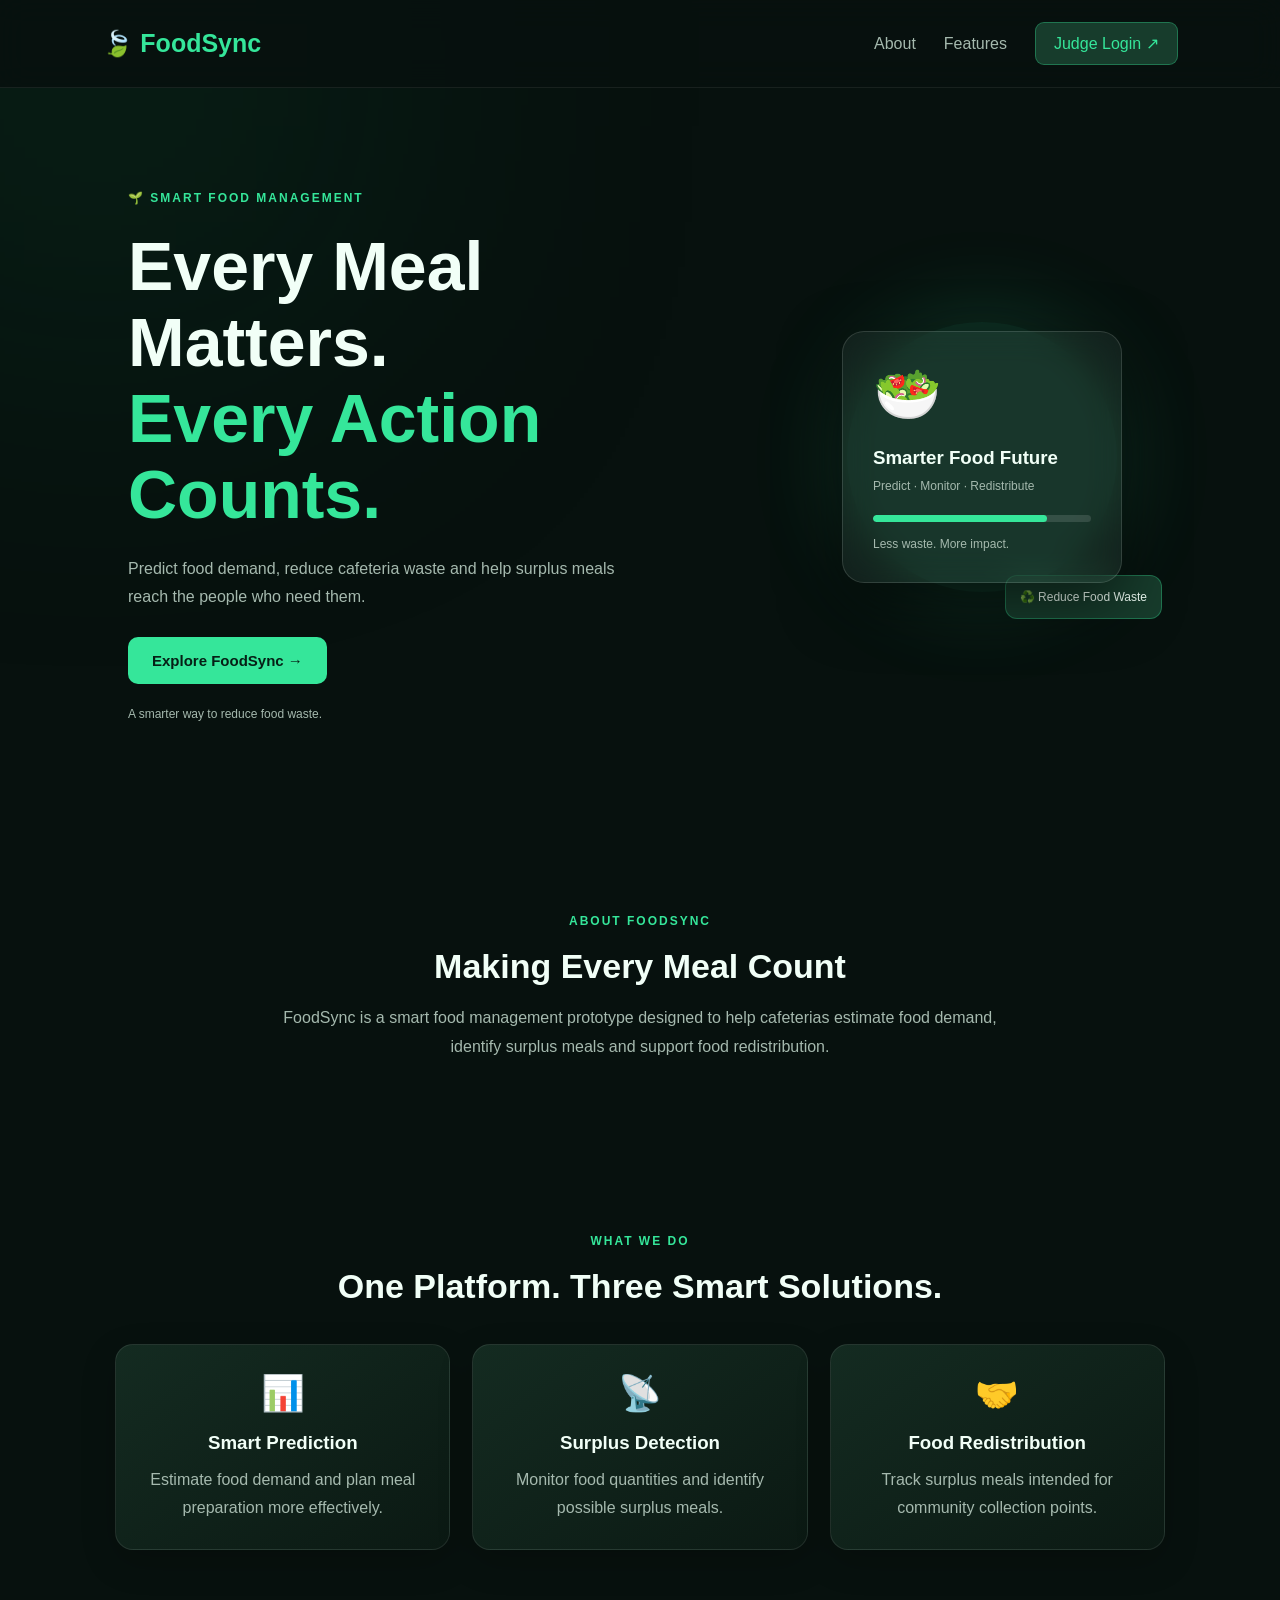
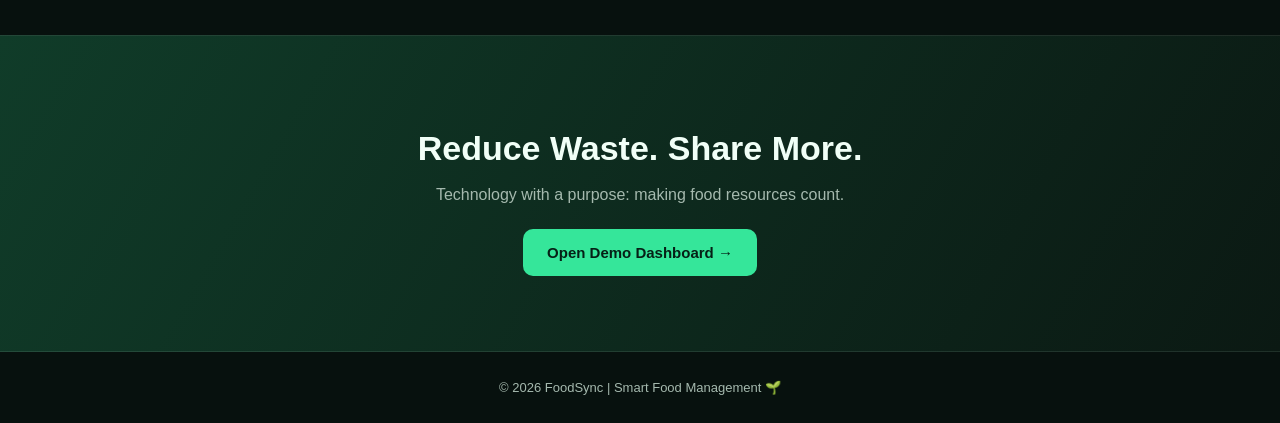
<file: index.html>
<!DOCTYPE html>
<html lang="en">
<head>
<meta charset="UTF-8">
<meta name="viewport" content="width=device-width, initial-scale=1.0">
<title>FoodSync | Smart Food Management</title>
<link rel="stylesheet" href="style.css">
</head>
<body>
    <div id="foodsync-intro">
    <div class="intro-content">
        <div class="intro-leaf">🍃</div>
        <h1>FoodSync</h1>
        <p>SMART FOOD. ZERO WASTE.</p>
        <span>Sustainable Future</span>
        <div class="intro-line"></div>
    </div>
</div>

<nav class="navbar">
    <a class="logo" href="index.html">🍃 FoodSync</a>
    <div class="navlinks">
        <a href="#about">About</a>
        <a href="#features">Features</a>
        <a href="login.html" class="nav-btn">Judge Login ↗</a>
    </div>
</nav>

<section class="hero">
    <div class="hero-content">
        <span class="tag">🌱 SMART FOOD MANAGEMENT</span>
        <h1>Every Meal Matters.<br><span>Every Action Counts.</span></h1>
        <p>Predict food demand, reduce cafeteria waste and help surplus meals reach the people who need them.</p>
        <a href="login.html" class="btn">Explore FoodSync →</a>
        <p class="small-note">A smarter way to reduce food waste.</p>
    </div>
    <div class="hero-visual">
        <div class="glow-circle"></div>
        <div class="glass-card floating">
            <div class="food-icon">🥗</div>
            <h3>Smarter Food Future</h3>
            <p>Predict · Monitor · Redistribute</p>
            <div class="progress"><span></span></div>
            <small>Less waste. More impact.</small>
        </div>
        <div class="mini-card">♻️ Reduce Food Waste</div>
    </div>
</section>

<section id="about" class="section">
    <span class="tag">ABOUT FOODSYNC</span>
    <h2>Making Every Meal Count</h2>
    <p class="section-text">FoodSync is a smart food management prototype designed to help cafeterias estimate food demand, identify surplus meals and support food redistribution.</p>
</section>

<section id="features" class="section">
    <span class="tag">WHAT WE DO</span>
    <h2>One Platform. Three Smart Solutions.</h2>
    <div class="cards">
        <div class="feature-card">
            <div class="feature-icon">📊</div>
            <h3>Smart Prediction</h3>
            <p>Estimate food demand and plan meal preparation more effectively.</p>
        </div>
        <div class="feature-card">
            <div class="feature-icon">📡</div>
            <h3>Surplus Detection</h3>
            <p>Monitor food quantities and identify possible surplus meals.</p>
        </div>
        <div class="feature-card">
            <div class="feature-icon">🤝</div>
            <h3>Food Redistribution</h3>
            <p>Track surplus meals intended for community collection points.</p>
        </div>
    </div>
</section>

<section class="mission">
    <h2>Reduce Waste. Share More.</h2>
    <p>Technology with a purpose: making food resources count.</p>
    <a href="login.html" class="btn">Open Demo Dashboard →</a>
</section>

<footer>© 2026 FoodSync | Smart Food Management 🌱</footer>

</body>
</html>
</file>
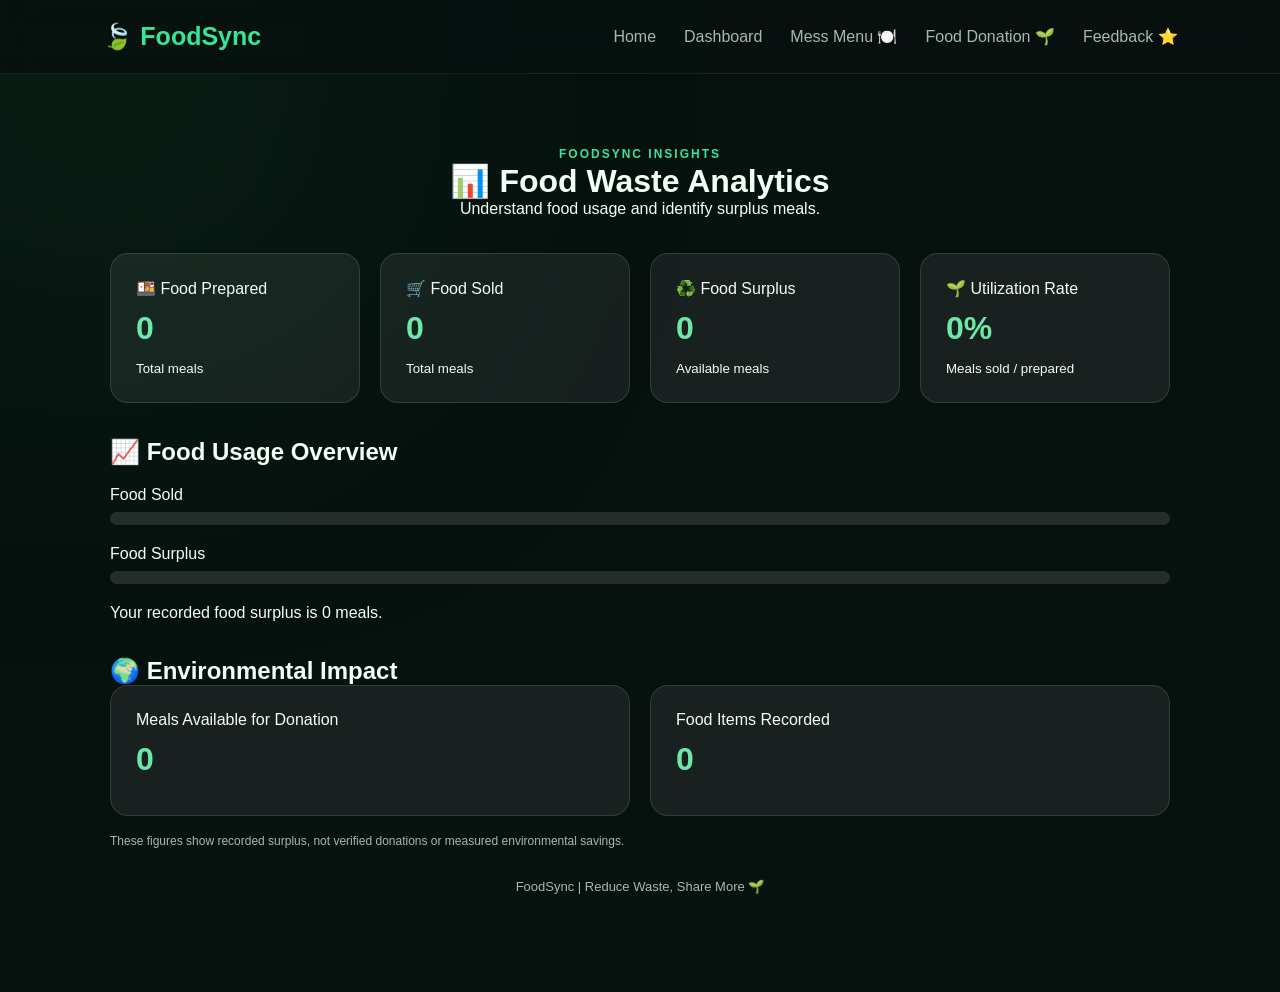
<file: analytics.html>
<!DOCTYPE html>
<html lang="en">
<head>
<meta charset="UTF-8">
<meta name="viewport" content="width=device-width, initial-scale=1.0">
<title>FoodSync | Analytics</title>
<link rel="stylesheet" href="style.css">

<style>
.analytics-container {
    max-width: 1100px;
    margin: 50px auto;
    padding: 20px;
}
.analytics-heading {
    text-align: center;
    margin-bottom: 35px;
}
.analytics-grid {
    display: grid;
    grid-template-columns: repeat(auto-fit, minmax(220px, 1fr));
    gap: 20px;
}
.analytics-card {
    background: rgba(255,255,255,0.07);
    border: 1px solid rgba(255,255,255,0.12);
    border-radius: 18px;
    padding: 25px;
}
.analytics-card h2 {
    font-size: 32px;
    margin: 12px 0;
    color: #6ee7a8;
}
.analytics-section {
    margin-top: 35px;
}
.analytics-row {
    margin: 20px 0;
}
.bar {
    height: 13px;
    background: rgba(255,255,255,0.12);
    border-radius: 20px;
    overflow: hidden;
    margin-top: 8px;
}
.bar-fill {
    height: 100%;
    background: #36c98a;
    width: 0%;
    border-radius: 20px;
    transition: width 1s ease;
}
</style>
</head>

<body>

<nav class="navbar">
    <a class="logo" href="index.html">🍃 FoodSync</a>
    <div class="navlinks">
        <a href="index.html">Home</a>
        <a href="dashboard.html">Dashboard</a>
        <a href="mess-menu.html">Mess Menu 🍽️</a>
        <a href="donation.html">Food Donation 🌱</a>
        <a href="feedback.html">Feedback ⭐</a>
    </div>
</nav>

<main class="analytics-container">

    <div class="analytics-heading">
        <span class="tag">FOODSYNC INSIGHTS</span>
        <h1>📊 Food Waste Analytics</h1>
        <p>Understand food usage and identify surplus meals.</p>
    </div>

    <div class="analytics-grid">

        <div class="analytics-card">
            <p>🍱 Food Prepared</p>
            <h2 id="preparedTotal">0</h2>
            <small>Total meals</small>
        </div>

        <div class="analytics-card">
            <p>🛒 Food Sold</p>
            <h2 id="soldTotal">0</h2>
            <small>Total meals</small>
        </div>

        <div class="analytics-card">
            <p>♻️ Food Surplus</p>
            <h2 id="surplusTotal">0</h2>
            <small>Available meals</small>
        </div>

        <div class="analytics-card">
            <p>🌱 Utilization Rate</p>
            <h2 id="utilizationRate">0%</h2>
            <small>Meals sold / prepared</small>
        </div>

    </div>

    <section class="analytics-section">
        <h2>📈 Food Usage Overview</h2>

        <div class="analytics-row">
            <p>Food Sold</p>
            <div class="bar">
                <div class="bar-fill" id="soldBar"></div>
            </div>
        </div>

        <div class="analytics-row">
            <p>Food Surplus</p>
            <div class="bar">
                <div class="bar-fill" id="surplusBar"></div>
            </div>
        </div>

        <p id="analyticsMessage"></p>
    </section>

    <section class="analytics-section">
        <h2>🌍 Environmental Impact</h2>
        <div class="analytics-grid">
            <div class="analytics-card">
                <p>Meals Available for Donation</p>
                <h2 id="donationMeals">0</h2>
            </div>
            <div class="analytics-card">
                <p>Food Items Recorded</p>
                <h2 id="itemCount">0</h2>
            </div>
        </div>
        <p class="hint">
            These figures show recorded surplus, not verified donations or measured environmental savings.
        </p>
    </section>

    <footer>FoodSync | Reduce Waste, Share More 🌱</footer>

</main>

<script>
function loadAnalytics() {

    const foods = JSON.parse(localStorage.getItem("foodItems")) || [];

    let prepared = 0;
    let sold = 0;
    let surplus = 0;

    foods.forEach(food => {
        prepared += Number(food.prepared);
        sold += Number(food.sold);
        surplus += Number(food.prepared) - Number(food.sold);
    });

    const utilization = prepared > 0
        ? Math.round((sold / prepared) * 100)
        : 0;

    document.getElementById("preparedTotal").textContent = prepared;
    document.getElementById("soldTotal").textContent = sold;
    document.getElementById("surplusTotal").textContent = surplus;
    document.getElementById("utilizationRate").textContent = utilization + "%";

    document.getElementById("donationMeals").textContent = surplus;
    document.getElementById("itemCount").textContent = foods.length;

    const soldPercentage = prepared > 0 ? (sold / prepared) * 100 : 0;
    const surplusPercentage = prepared > 0 ? (surplus / prepared) * 100 : 0;

    document.getElementById("soldBar").style.width = soldPercentage + "%";
    document.getElementById("surplusBar").style.width = surplusPercentage + "%";

    document.getElementById("analyticsMessage").textContent =
        "Your recorded food surplus is " + surplus + " meals.";

}

loadAnalytics();
</script>

</body>
</html>
</file>
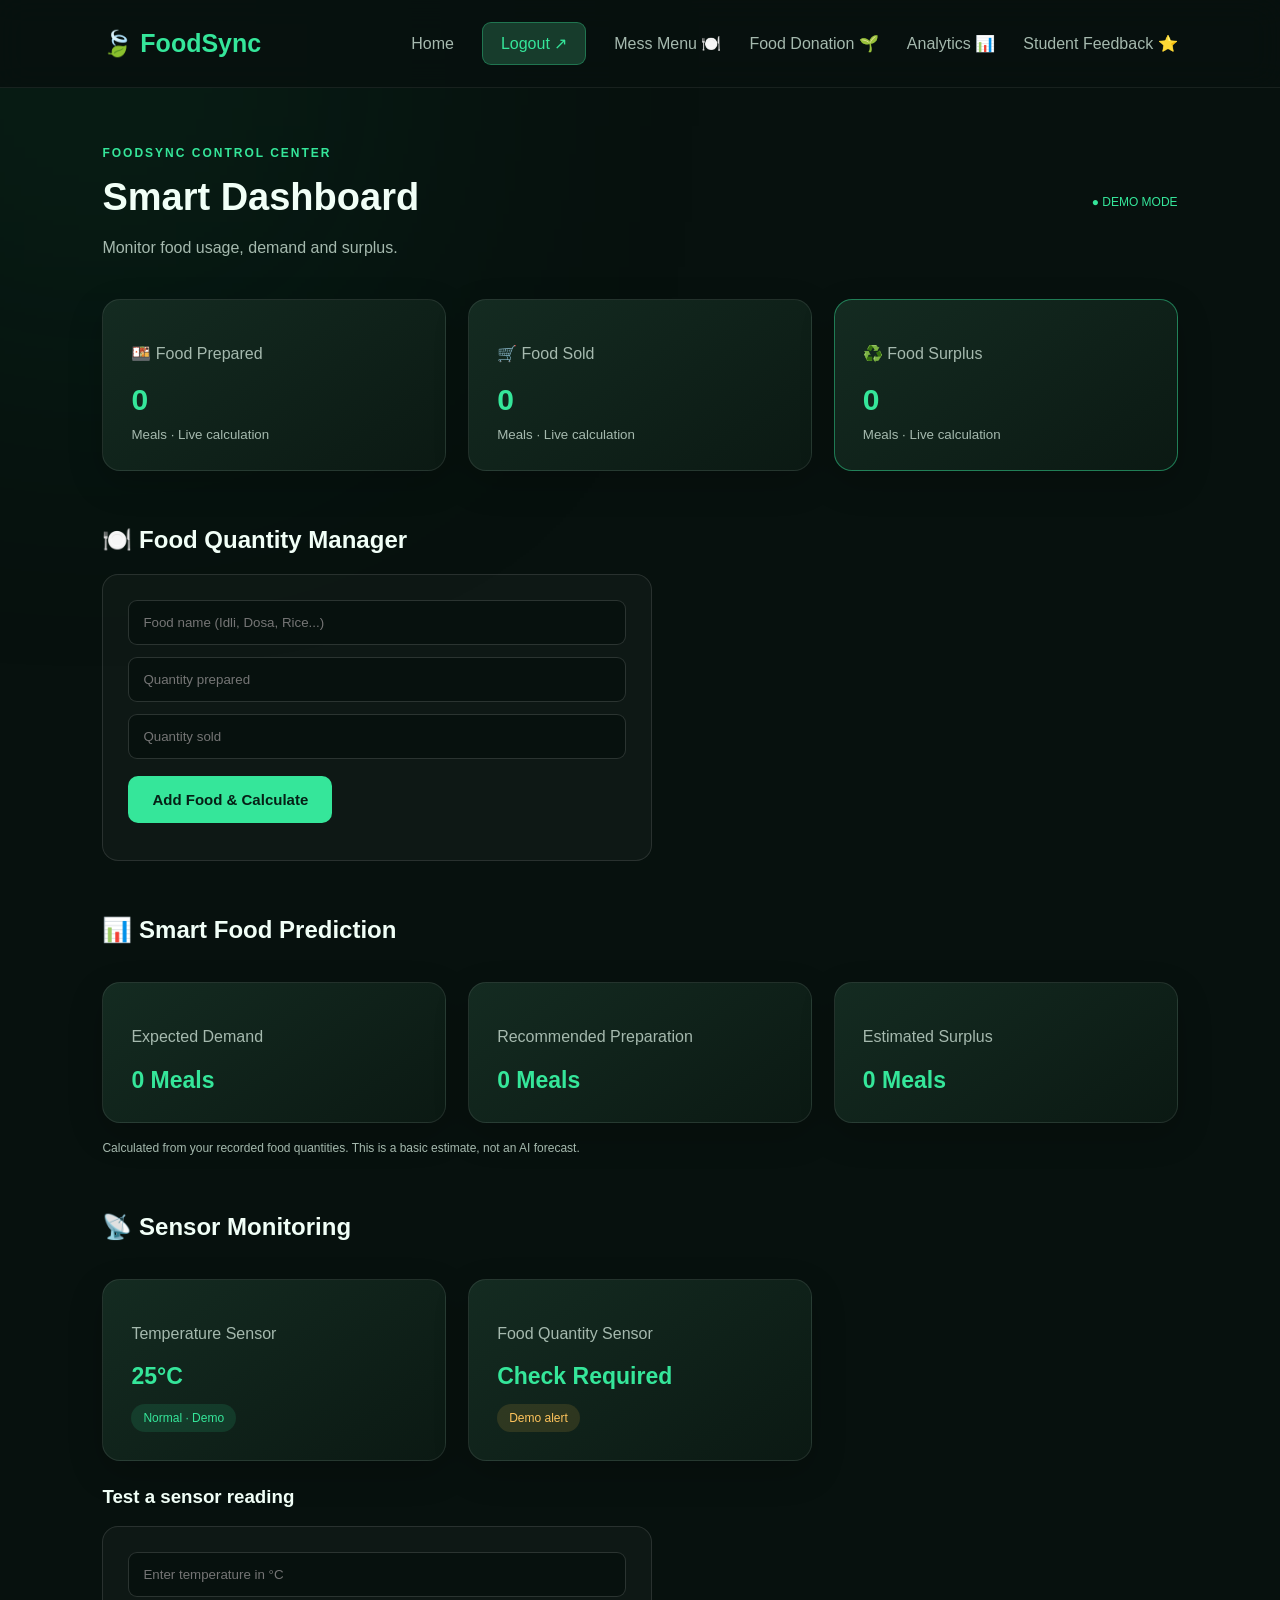
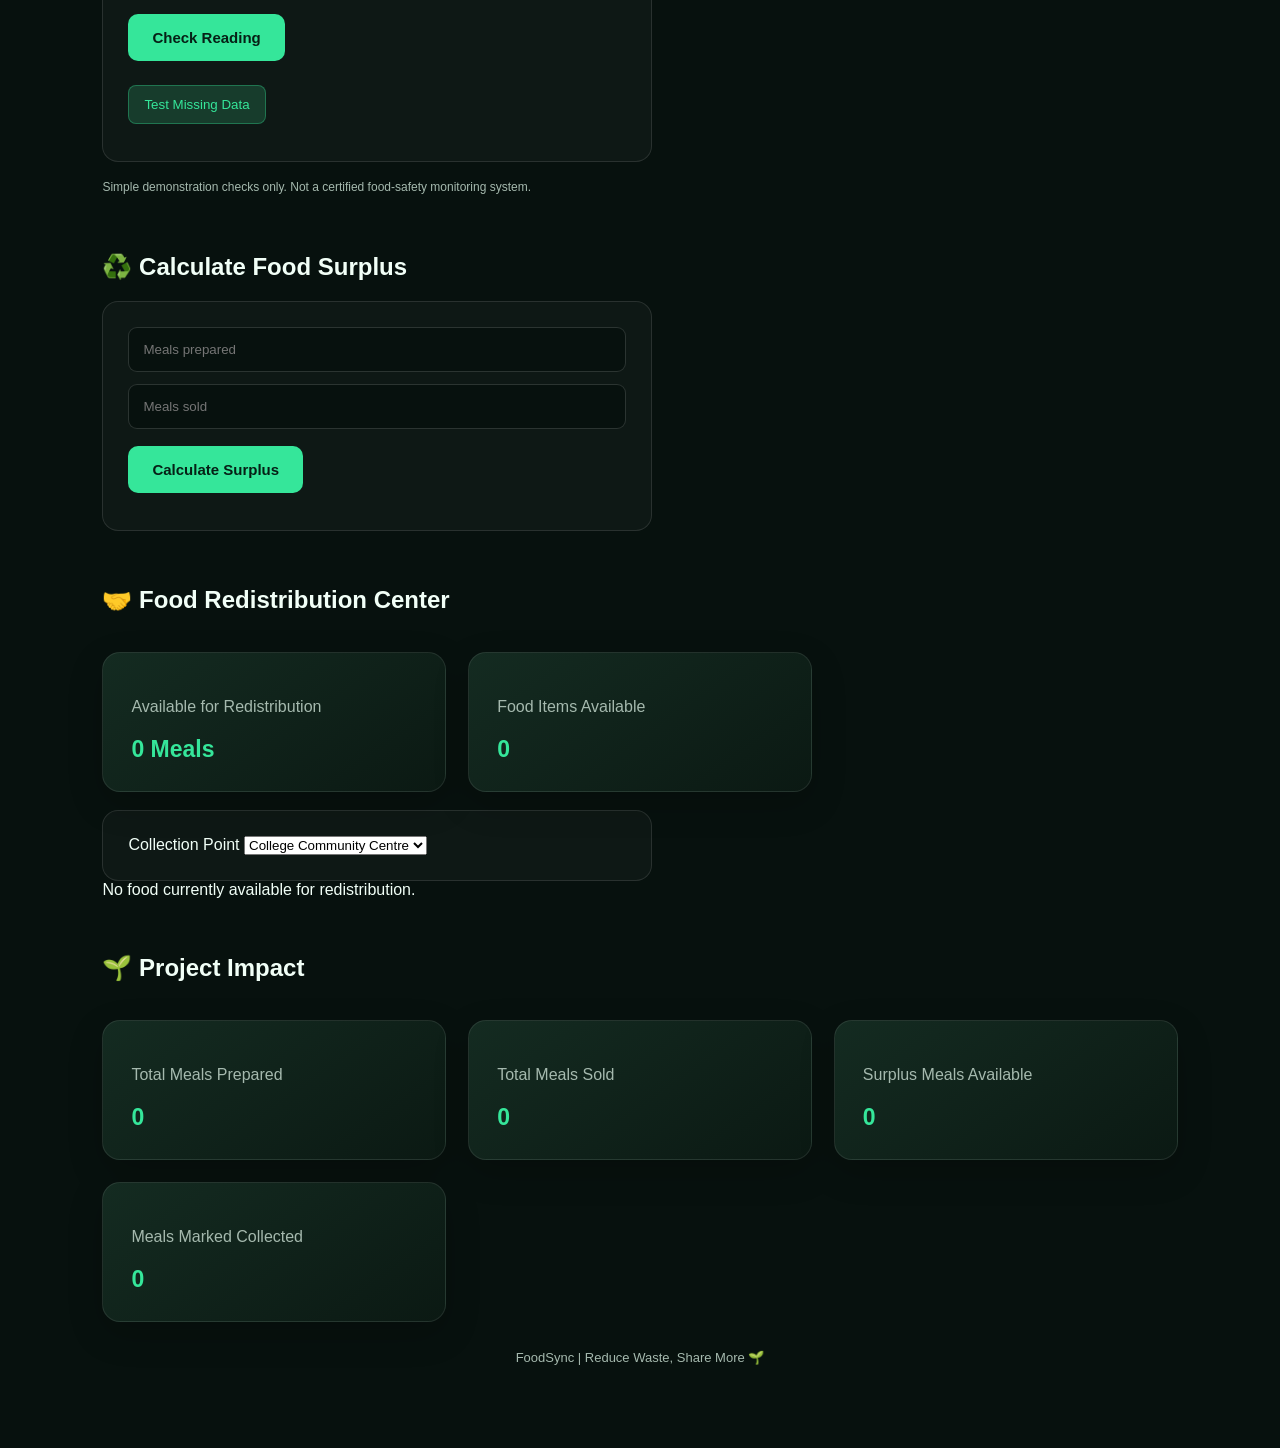
<file: dashboard.html>
<!DOCTYPE html>
<html lang="en">
<head>
<meta charset="UTF-8">
<meta name="viewport" content="width=device-width, initial-scale=1.0">
<title>FoodSync | Dashboard</title>
<link rel="stylesheet" href="style.css">
</head>
<body>

<nav class="navbar">
    <a class="logo" href="index.html">🍃 FoodSync</a>
    <div class="navlinks">
        <a href="index.html">Home</a>
        <button class="nav-btn" onclick="logout()">Logout ↗</button>
        <a href="mess-menu.html">Mess Menu 🍽️</a>
        <a href="donation.html">Food Donation 🌱</a>
        <a href="analytics.html">Analytics 📊</a>
        <a href="feedback.html">Student Feedback ⭐</a>
    </div>
</nav>

<main class="dashboard">
    <div class="dashboard-heading">
        <div>
            <span class="tag">FOODSYNC CONTROL CENTER</span>
            <h1>Smart Dashboard</h1>
            <p>Monitor food usage, demand and surplus.</p>
        </div>
        <span class="live-label">● DEMO MODE</span>
    </div>
    <div class="stats-grid">
    <div class="stat-card">
        <p>🍱 Food Prepared</p>
        <h2 id="totalPrepared">0</h2>
        <small>Meals · Live calculation</small>
    </div>

    <div class="stat-card">
        <p>🛒 Food Sold</p>
        <h2 id="totalSold">0</h2>
        <small>Meals · Live calculation</small>
    </div>

    <div class="stat-card highlight">
        <p>♻️ Food Surplus</p>
        <h2 id="totalSurplus">0</h2>
        <small>Meals · Live calculation</small>
    </div>
</div>

<section class="dash-section">
    <h2>🍽️ Food Quantity Manager</h2>
    <div class="calculator">
        <input type="text" id="foodName" placeholder="Food name (Idli, Dosa, Rice...)">
        <input type="number" id="foodPrepared" min="1" placeholder="Quantity prepared">
        <input type="number" id="foodSold" min="0" placeholder="Quantity sold">

        <button class="btn" onclick="addFoodItem()">
            Add Food & Calculate
        </button>

        <p id="foodMessage" class="result"></p>
        <div id="foodList"></div>
    </div>
</section>
<section class="dash-section">
    <h2>📊 Smart Food Prediction</h2>

    <div class="info-grid">
        <div class="info-card">
            <p>Expected Demand</p>
            <h2 id="expectedDemand">0 Meals</h2>
        </div>

        <div class="info-card">
            <p>Recommended Preparation</p>
            <h2 id="recommendedPreparation">0 Meals</h2>
        </div>

        <div class="info-card">
            <p>Estimated Surplus</p>
            <h2 id="estimatedSurplus">0 Meals</h2>
        </div>
    </div>

    <p class="hint">
        Calculated from your recorded food quantities.
        This is a basic estimate, not an AI forecast.
    </p>
</section>

    <section class="dash-section">
        <h2>📡 Sensor Monitoring</h2>
        <div class="info-grid">
            <div class="info-card">
                <p>Temperature Sensor</p>
                <h2>25°C</h2>
                <span class="status good">Normal · Demo</span>
            </div>
            <div class="info-card">
                <p>Food Quantity Sensor</p>
                <h2>Check Required</h2>
                <span class="status warning">Demo alert</span>
            </div>
        </div>

        <h3 class="subheading">Test a sensor reading</h3>
        <div class="calculator">
            <input type="number" id="temperature" placeholder="Enter temperature in °C">
            <button class="btn" onclick="testTemperature()">Check Reading</button>
            <p id="sensorResult" class="result"></p>
            <button class="secondary-btn" onclick="testMissingData()">Test Missing Data</button>
            <p id="missingResult" class="result"></p>
        </div>
        <p class="hint">Simple demonstration checks only. Not a certified food-safety monitoring system.</p>
    </section>

    <section class="dash-section">
        <h2>♻️ Calculate Food Surplus</h2>
        <div class="calculator">
            <input type="number" id="prepared" placeholder="Meals prepared">
            <input type="number" id="sold" placeholder="Meals sold">
            <button class="btn" onclick="showSurplus()">Calculate Surplus</button>
            <h3 id="result" class="result"></h3>
        </div>
    </section>
    <section class="dash-section">
    <h2>🤝 Food Redistribution Center</h2>

    <div class="info-grid">
        <div class="info-card">
            <p>Available for Redistribution</p>
            <h2 id="redistributionTotal">0 Meals</h2>
        </div>

        <div class="info-card">
            <p>Food Items Available</p>
            <h2 id="redistributionCount">0</h2>
        </div>
    </div>

    <div class="calculator">
        <label for="collectionPoint">Collection Point</label>
        <select id="collectionPoint">
            <option>College Community Centre</option>
            <option>Main Mess</option>
            <option>Hostel Block A</option>
            <option>Hostel Block B</option>
        </select>
    </div>

    <div id="redistributionList"></div>
    <p id="redistributionMessage" class="result"></p>
</section>
<section class="dash-section">
    <h2>🌱 Project Impact</h2>

    <div class="info-grid">
        <div class="info-card">
            <p>Total Meals Prepared</p>
            <h2 id="impactPrepared">0</h2>
        </div>

        <div class="info-card">
            <p>Total Meals Sold</p>
            <h2 id="impactSold">0</h2>
        </div>

        <div class="info-card">
            <p>Surplus Meals Available</p>
            <h2 id="impactSurplus">0</h2>
        </div>

        <div class="info-card">
            <p>Meals Marked Collected</p>
            <h2 id="impactCollected">0</h2>
        </div>
    </div>
</section>

    <footer>FoodSync | Reduce Waste, Share More 🌱</footer>
</main>

<script src="script.js"></script>
</body>
</html>
</file>
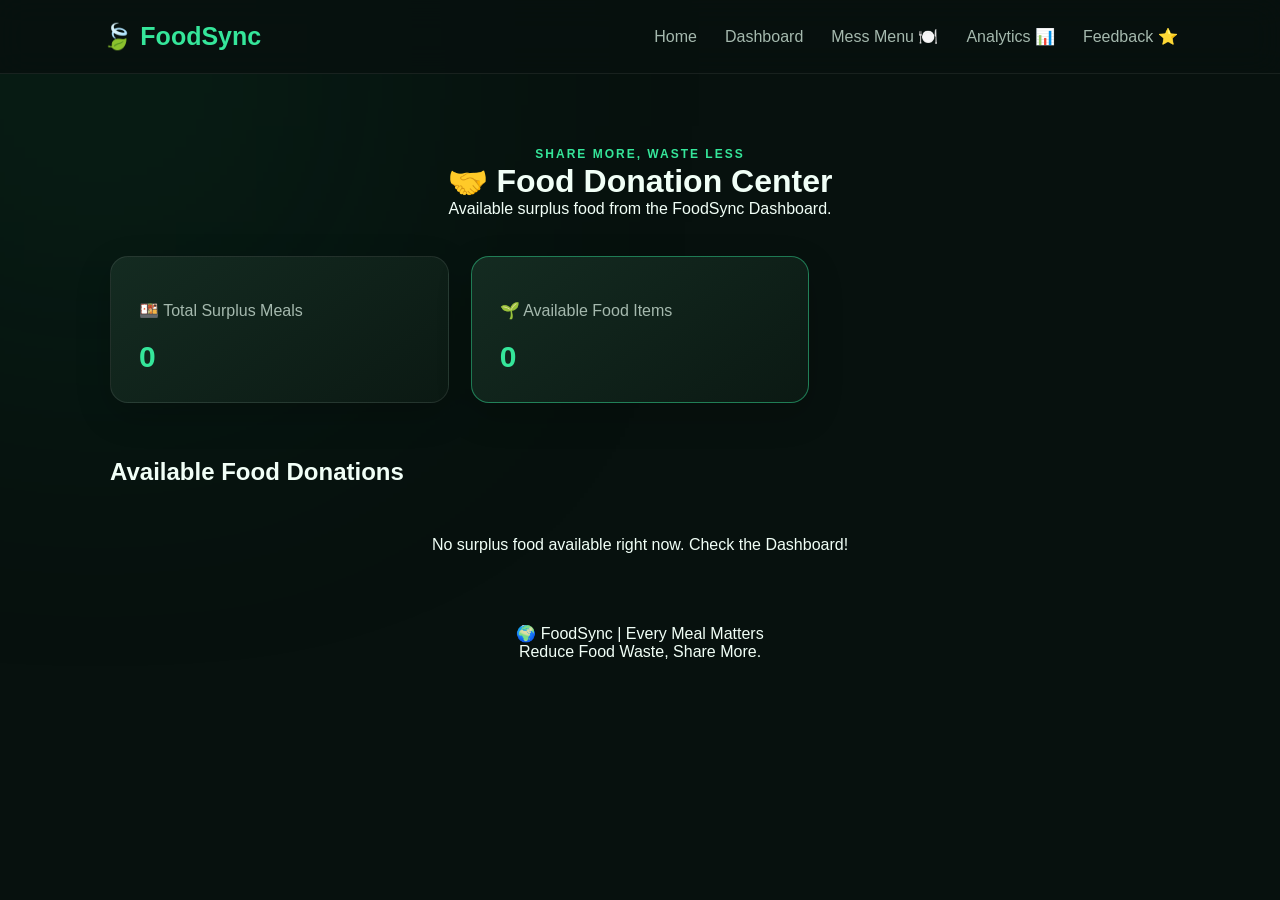
<file: donation.html>
<!DOCTYPE html>
<html lang="en">
<head>
<meta charset="UTF-8">
<meta name="viewport" content="width=device-width, initial-scale=1.0">
<title>FoodSync | Food Donation</title>
<link rel="stylesheet" href="style.css">
<style>
.donation-container {
    max-width: 1100px;
    margin: 50px auto;
    padding: 20px;
}
.donation-heading {
    text-align: center;
    margin-bottom: 35px;
}
.donation-grid {
    display: grid;
    grid-template-columns: repeat(auto-fit, minmax(240px, 1fr));
    gap: 20px;
}
.donation-card {
    background: rgba(255,255,255,0.07);
    border: 1px solid rgba(255,255,255,0.12);
    border-radius: 18px;
    padding: 25px;
    transition: 0.3s;
}
.donation-card:hover {
    transform: translateY(-6px);
}
.food-icon {
    font-size: 38px;
}
.donation-card h2 {
    margin: 12px 0;
}
.donation-card p {
    margin: 8px 0;
}
.available {
    color: #6ee7a8;
    font-weight: bold;
}
.empty-message {
    text-align: center;
    padding: 30px;
}
.donation-footer {
    text-align: center;
    margin-top: 40px;
}
</style>
</head>

<body>

<nav class="navbar">
    <a class="logo" href="index.html">🍃 FoodSync</a>
    <div class="navlinks">
        <a href="index.html">Home</a>
        <a href="dashboard.html">Dashboard</a>
        <a href="mess-menu.html">Mess Menu 🍽️</a>
        <a href="analytics.html">Analytics 📊</a>
        <a href="feedback.html">Feedback ⭐</a>
    </div>
</nav>

<main class="donation-container">

    <div class="donation-heading">
        <span class="tag">SHARE MORE, WASTE LESS</span>
        <h1>🤝 Food Donation Center</h1>
        <p>Available surplus food from the FoodSync Dashboard.</p>
    </div>

    <div class="stats-grid">
        <div class="stat-card">
            <p>🍱 Total Surplus Meals</p>
            <h2 id="totalDonation">0</h2>
        </div>
        <div class="stat-card highlight">
            <p>🌱 Available Food Items</p>
            <h2 id="foodCount">0</h2>
        </div>
    </div>

    <section class="dash-section">
        <h2>Available Food Donations</h2>
        <div class="donation-grid" id="donationList"></div>
        <p id="emptyMessage" class="empty-message"></p>
    </section>

    <div class="donation-footer">
        <p>🌍 FoodSync | Every Meal Matters</p>
        <p>Reduce Food Waste, Share More.</p>
    </div>

</main>

<script>
function loadDonations() {

    const foods = JSON.parse(localStorage.getItem("foodItems")) || [];

    const list = document.getElementById("donationList");
    const empty = document.getElementById("emptyMessage");

    list.innerHTML = "";

    let total = 0;
    let count = 0;

    foods.forEach(food => {

        const surplus = food.prepared - food.sold;

        if (surplus <= 0) return;

        total += surplus;
        count++;

        const card = document.createElement("div");
        card.className = "donation-card";

        const icon = document.createElement("div");
        icon.className = "food-icon";
        icon.textContent = "🍱";

        const heading = document.createElement("h2");
        heading.textContent = food.name;

        const quantity = document.createElement("p");
        quantity.textContent = "Available meals: " + surplus;

        const status = document.createElement("p");
        status.className = "available";
        status.textContent = "● Available for donation";

        card.append(icon, heading, quantity, status);
        list.appendChild(card);
    });

    document.getElementById("totalDonation").textContent = total;
    document.getElementById("foodCount").textContent = count;

    empty.textContent = count === 0
        ? "No surplus food available right now. Check the Dashboard!"
        : "Thank you for helping reduce food waste! 🌱";
}

loadDonations();
</script>

</body>
</html>
</file>
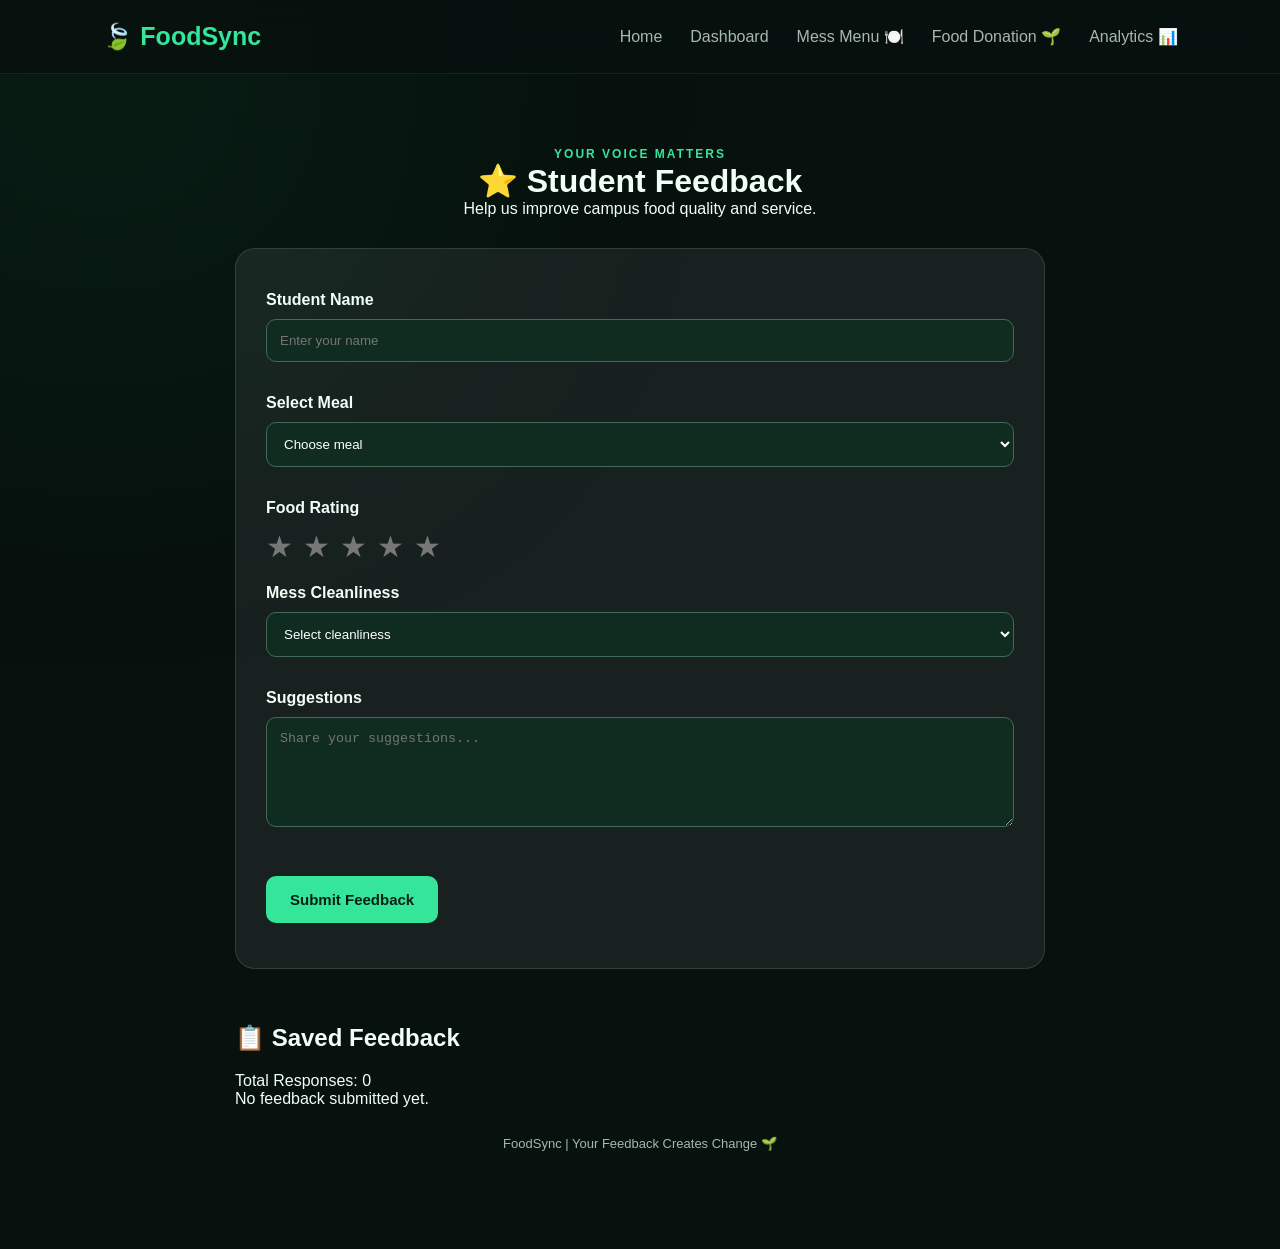
<file: feedback.html>
<!DOCTYPE html>
<html lang="en">
<head>
<meta charset="UTF-8">
<meta name="viewport" content="width=device-width, initial-scale=1.0">
<title>FoodSync | Student Feedback</title>
<link rel="stylesheet" href="style.css">

<style>
.feedback-container {
    max-width: 850px;
    margin: 50px auto;
    padding: 20px;
}
.feedback-heading {
    text-align: center;
    margin-bottom: 30px;
}
.feedback-card {
    padding: 30px;
    border-radius: 20px;
    background: rgba(255,255,255,0.07);
    border: 1px solid rgba(255,255,255,0.12);
}
.feedback-card input,
.feedback-card select,
.feedback-card textarea {
    width: 100%;
    padding: 13px;
    margin: 10px 0 20px;
    border-radius: 10px;
    border: 1px solid #416b58;
    background: #102b20;
    color: white;
}
.feedback-card textarea {
    min-height: 110px;
    resize: vertical;
}
.feedback-card label {
    display: block;
    font-weight: bold;
    margin-top: 12px;
}
.stars {
    display: flex;
    gap: 10px;
    margin: 12px 0 20px;
}
.stars button {
    font-size: 30px;
    background: none;
    border: none;
    cursor: pointer;
    color: #777;
}
.stars button.active {
    color: #ffc94a;
}
.feedback-entry {
    background: rgba(255,255,255,0.06);
    padding: 18px;
    margin: 12px 0;
    border-radius: 12px;
}
.feedback-entry h3 {
    margin-bottom: 8px;
}
#feedbackMessage {
    margin: 15px 0;
    color: #6ee7a8;
}
</style>
</head>

<body>

<nav class="navbar">
    <a class="logo" href="index.html">🍃 FoodSync</a>
    <div class="navlinks">
        <a href="index.html">Home</a>
        <a href="dashboard.html">Dashboard</a>
        <a href="mess-menu.html">Mess Menu 🍽️</a>
        <a href="donation.html">Food Donation 🌱</a>
        <a href="analytics.html">Analytics 📊</a>
    </div>
</nav>

<main class="feedback-container">

    <div class="feedback-heading">
        <span class="tag">YOUR VOICE MATTERS</span>
        <h1>⭐ Student Feedback</h1>
        <p>Help us improve campus food quality and service.</p>
    </div>

    <section class="feedback-card">

        <form id="feedbackForm">

            <label for="studentName">Student Name</label>
            <input type="text" id="studentName"
                   placeholder="Enter your name" required maxlength="60">

            <label for="meal">Select Meal</label>
            <select id="meal" required>
                <option value="">Choose meal</option>
                <option>Breakfast</option>
                <option>Lunch</option>
                <option>Snacks</option>
                <option>Dinner</option>
            </select>

            <label>Food Rating</label>
            <div class="stars" id="starRating">
                <button type="button" data-rating="1" aria-label="1 star">★</button>
                <button type="button" data-rating="2" aria-label="2 stars">★</button>
                <button type="button" data-rating="3" aria-label="3 stars">★</button>
                <button type="button" data-rating="4" aria-label="4 stars">★</button>
                <button type="button" data-rating="5" aria-label="5 stars">★</button>
            </div>

            <label for="cleanliness">Mess Cleanliness</label>
            <select id="cleanliness" required>
                <option value="">Select cleanliness</option>
                <option>Excellent</option>
                <option>Good</option>
                <option>Average</option>
                <option>Needs Improvement</option>
            </select>

            <label for="suggestions">Suggestions</label>
            <textarea id="suggestions"
                placeholder="Share your suggestions..."
                maxlength="500"></textarea>

            <button type="submit" class="btn">Submit Feedback</button>

            <p id="feedbackMessage" role="status"></p>

        </form>

    </section>

    <section class="dash-section">
        <h2>📋 Saved Feedback</h2>
        <p id="feedbackCount">Total Responses: 0</p>
        <div id="feedbackHistory"></div>
    </section>

    <footer>FoodSync | Your Feedback Creates Change 🌱</footer>

</main>

<script>
let selectedRating = 0;

const starButtons = document.querySelectorAll("#starRating button");

starButtons.forEach(button => {
    button.addEventListener("click", function() {
        selectedRating = Number(this.dataset.rating);

        starButtons.forEach(star => {
            star.classList.toggle(
                "active",
                Number(star.dataset.rating) <= selectedRating
            );
        });
    });
});

function displayFeedback() {

    const feedbacks =
        JSON.parse(localStorage.getItem("studentFeedback")) || [];

    const history = document.getElementById("feedbackHistory");

    history.innerHTML = "";

    document.getElementById("feedbackCount").textContent =
        "Total Responses: " + feedbacks.length;

    if (feedbacks.length === 0) {
        history.textContent = "No feedback submitted yet.";
        return;
    }

    feedbacks.slice().reverse().forEach(item => {

        const card = document.createElement("div");
        card.className = "feedback-entry";

        const heading = document.createElement("h3");
        heading.textContent = item.name + " · " + item.meal;

        const rating = document.createElement("p");
        rating.textContent = "Rating: " + "★".repeat(item.rating);

        const cleanliness = document.createElement("p");
        cleanliness.textContent = "Cleanliness: " + item.cleanliness;

        const suggestion = document.createElement("p");
        suggestion.textContent =
            "Suggestion: " + (item.suggestion || "No suggestion");

        card.append(heading, rating, cleanliness, suggestion);
        history.appendChild(card);
    });
}

document.getElementById("feedbackForm").addEventListener("submit", function(event) {

    event.preventDefault();

    if (selectedRating === 0) {
        document.getElementById("feedbackMessage").textContent =
            "Please select a star rating.";
        return;
    }

    const feedback = {
        name: document.getElementById("studentName").value.trim(),
        meal: document.getElementById("meal").value,
        rating: selectedRating,
        cleanliness: document.getElementById("cleanliness").value,
        suggestion: document.getElementById("suggestions").value.trim()
    };

    if (!feedback.name) {
        document.getElementById("feedbackMessage").textContent =
            "Please enter your name.";
        return;
    }

    const feedbacks =
        JSON.parse(localStorage.getItem("studentFeedback")) || [];

    feedbacks.push(feedback);

    localStorage.setItem("studentFeedback", JSON.stringify(feedbacks));

    document.getElementById("feedbackMessage").textContent =
        "Feedback submitted successfully! Thank you. 🌱";

    this.reset();
    selectedRating = 0;

    starButtons.forEach(star => star.classList.remove("active"));

    displayFeedback();
});

displayFeedback();
</script>

</body>
</html>
</file>
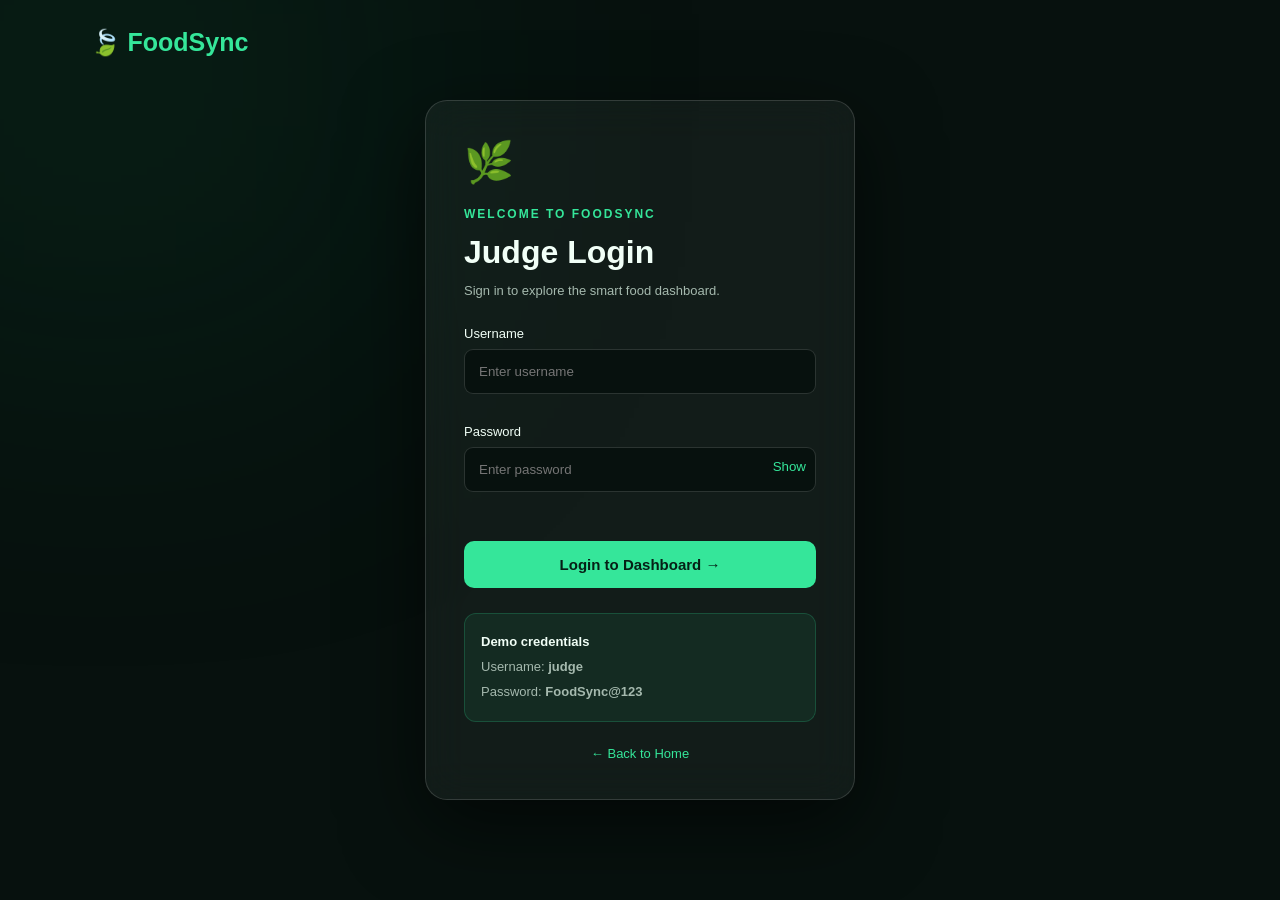
<file: login.html>
<!DOCTYPE html>
<html lang="en">
<head>
<meta charset="UTF-8">
<meta name="viewport" content="width=device-width, initial-scale=1.0">
<title>FoodSync | Judge Login</title>
<link rel="stylesheet" href="style.css">
</head>
<body class="login-body">

<a class="logo login-logo" href="index.html">🍃 FoodSync</a>

<div class="login-card">
    <div class="login-icon">🌿</div>
    <span class="tag">WELCOME TO FOODSYNC</span>
    <h1>Judge Login</h1>
    <p>Sign in to explore the smart food dashboard.</p>

    <form onsubmit="login(event)">
        <label>Username</label>
        <input type="text" id="username" placeholder="Enter username" required>

        <label>Password</label>
        <div class="password-box">
            <input type="password" id="password" placeholder="Enter password" required>
            <button type="button" class="show-btn" onclick="togglePassword()">Show</button>
        </div>

        <p id="loginMessage" class="message"></p>
        <button class="btn login-btn" type="submit">Login to Dashboard →</button>
    </form>

    <div class="demo-credentials">
        <strong>Demo credentials</strong>
        <p>Username: <b>judge</b></p>
        <p>Password: <b>FoodSync@123</b></p>
    </div>

    <a class="back-link" href="index.html">← Back to Home</a>
</div>

<script src="script.js"></script>
</body>
</html>
</file>
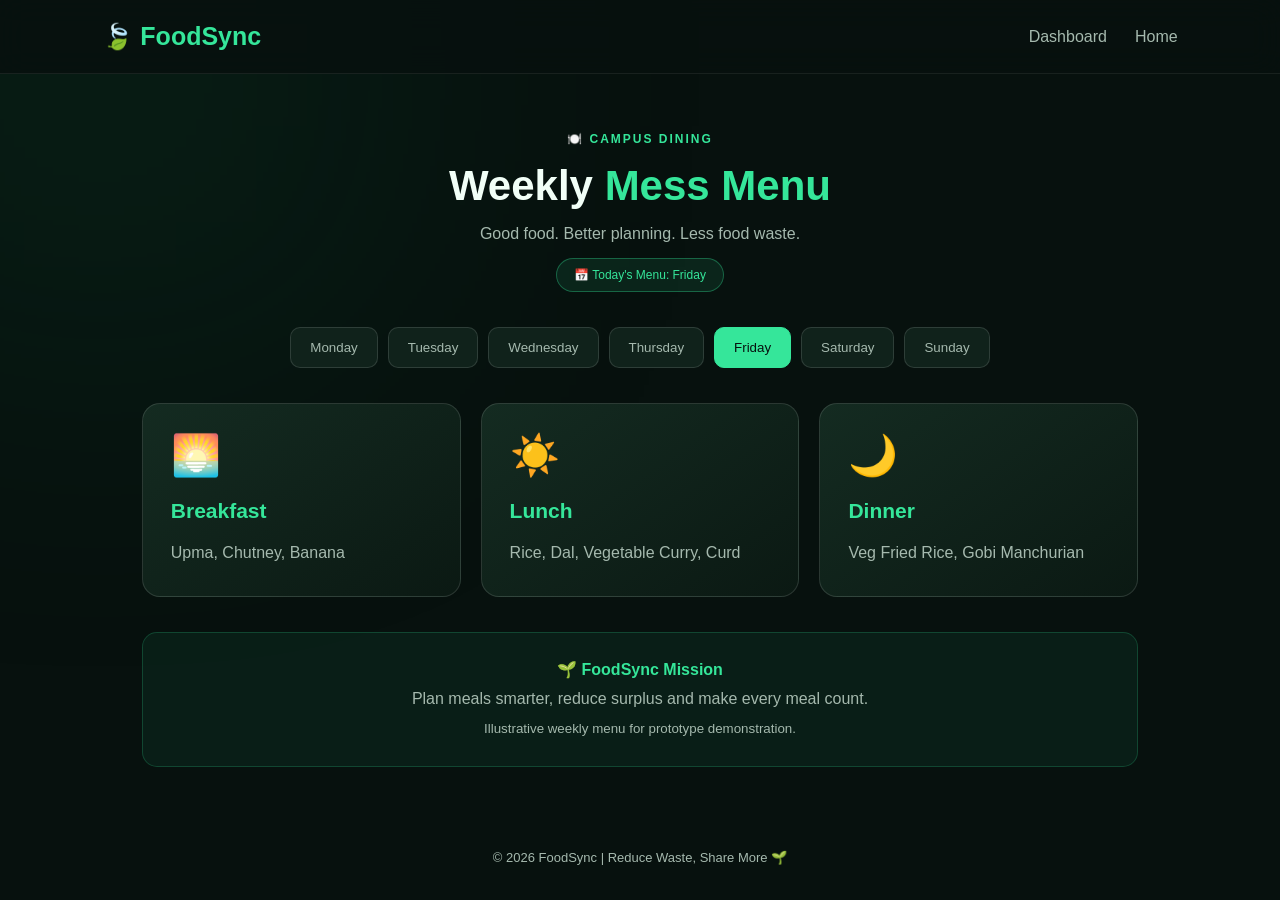
<file: mess-menu.html>
<!DOCTYPE html>
<html lang="en">
<head>
<meta charset="UTF-8">
<meta name="viewport" content="width=device-width, initial-scale=1.0">
<title>FoodSync | Weekly Mess Menu</title>
<link rel="stylesheet" href="style.css">

<style>
.menu-page {
    max-width: 1150px;
    margin: auto;
    padding: 55px 6%;
}

.menu-heading {
    text-align: center;
    margin-bottom: 35px;
    animation: slideUp .7s ease;
}

.menu-heading h1 {
    font-size: 42px;
    margin: 15px 0;
}

.menu-heading h1 span {
    color: var(--green);
}

.menu-heading p {
    color: var(--muted);
}

.today-label {
    display: inline-block;
    margin-top: 15px;
    padding: 9px 17px;
    border-radius: 30px;
    color: var(--green);
    background: #35e69a18;
    border: 1px solid #35e69a55;
    font-size: 12px;
}

.day-buttons {
    display: flex;
    flex-wrap: wrap;
    justify-content: center;
    gap: 10px;
    margin: 35px 0;
}

.day-buttons button {
    background: #10221b;
    color: var(--muted);
    border: 1px solid #ffffff20;
    padding: 12px 19px;
    border-radius: 10px;
    cursor: pointer;
    transition: .3s;
}

.day-buttons button:hover,
.day-buttons button.active {
    background: var(--green);
    color: #07110e;
    border-color: var(--green);
}

.menu-grid {
    display: grid;
    grid-template-columns: repeat(3, 1fr);
    gap: 20px;
}

.meal-card {
    padding: 28px;
    background: linear-gradient(145deg, #142b21, #0b1913);
    border: 1px solid #ffffff20;
    border-radius: 18px;
    animation: slideUp .5s ease both;
    transition: .3s;
}

.meal-card:hover {
    transform: translateY(-7px);
    border-color: var(--green);
}

.meal-icon {
    font-size: 40px;
    margin-bottom: 20px;
}

.meal-card h2 {
    color: var(--green);
    font-size: 21px;
    margin-bottom: 15px;
}

.meal-card p {
    color: var(--muted);
    line-height: 1.9;
}

.menu-note {
    margin-top: 35px;
    padding: 23px;
    background: #35e69a10;
    border: 1px solid #35e69a33;
    border-radius: 15px;
    text-align: center;
    color: var(--muted);
    line-height: 1.8;
}

.menu-note strong {
    color: var(--green);
}

@media(max-width: 750px) {
    .menu-grid {
        grid-template-columns: 1fr;
    }

    .menu-heading h1 {
        font-size: 32px;
    }

    .day-buttons button {
        padding: 10px 13px;
    }
}
</style>
</head>

<body>

<nav class="navbar">
    <a href="index.html" class="logo">🍃 FoodSync</a>
    <div class="navlinks">
        <a href="dashboard.html">Dashboard</a>
        <a href="index.html">Home</a>
    </div>
</nav>

<main class="menu-page">

    <header class="menu-heading">
        <span class="tag">🍽️ CAMPUS DINING</span>
        <h1>Weekly <span>Mess Menu</span></h1>
        <p>Good food. Better planning. Less food waste.</p>
        <div class="today-label" id="todayLabel">
            Loading today's menu...
        </div>
    </header>

    <div class="day-buttons" id="dayButtons"></div>

    <div class="menu-grid" id="menuGrid"></div>

    <div class="menu-note">
        <strong>🌱 FoodSync Mission</strong>
        <p>Plan meals smarter, reduce surplus and make every meal count.</p>
        <p><small>Illustrative weekly menu for prototype demonstration.</small></p>
    </div>

</main>

<footer>
    © 2026 FoodSync | Reduce Waste, Share More 🌱
</footer>

<script>
const menu = {
    Monday: [
        ["🌅", "Breakfast", "Idli, Sambar, Coconut Chutney"],
        ["☀️", "Lunch", "Rice, Sambar, Potato Poriyal, Curd"],
        ["🌙", "Dinner", "Chapati, Vegetable Kurma"]
    ],
    Tuesday: [
        ["🌅", "Breakfast", "Dosa, Tomato Chutney, Sambar"],
        ["☀️", "Lunch", "Vegetable Rice, Raita, Appalam"],
        ["🌙", "Dinner", "Chapati, Channa Masala"]
    ],
    Wednesday: [
        ["🌅", "Breakfast", "Pongal, Vada, Chutney"],
        ["☀️", "Lunch", "Rice, Rasam, Beans Poriyal, Curd"],
        ["🌙", "Dinner", "Idiyappam, Vegetable Kurma"]
    ],
    Thursday: [
        ["🌅", "Breakfast", "Poori, Potato Masala"],
        ["☀️", "Lunch", "Lemon Rice, Sambar, Curd"],
        ["🌙", "Dinner", "Dosa, Vegetable Sambar"]
    ],
    Friday: [
        ["🌅", "Breakfast", "Upma, Chutney, Banana"],
        ["☀️", "Lunch", "Rice, Dal, Vegetable Curry, Curd"],
        ["🌙", "Dinner", "Veg Fried Rice, Gobi Manchurian"]
    ],
    Saturday: [
        ["🌅", "Breakfast", "Puttu, Kadala Curry"],
        ["☀️", "Lunch", "Veg Biryani, Onion Raita"],
        ["🌙", "Dinner", "Chapati, Paneer Masala"]
    ],
    Sunday: [
        ["🌅", "Breakfast", "Masala Dosa, Sambar"],
        ["☀️", "Lunch", "Special Veg Meals, Payasam"],
        ["🌙", "Dinner", "Parotta, Vegetable Kurma"]
    ]
};

const days = Object.keys(menu);

const today = new Date().getDay();
const todayName = days[(today + 6) % 7];

let selectedDay = todayName;

const buttons = document.getElementById("dayButtons");
const grid = document.getElementById("menuGrid");

document.getElementById("todayLabel").innerText =
    "📅 Today's Menu: " + todayName;

function displayMenu(day) {
    selectedDay = day;

    buttons.innerHTML = "";

    days.forEach(function(name) {
        let button = document.createElement("button");

        button.innerText = name;

        if (name === selectedDay) {
            button.classList.add("active");
        }

        button.onclick = function() {
            displayMenu(name);
        };

        buttons.appendChild(button);
    });

    grid.innerHTML = "";

    menu[day].forEach(function(meal, index) {
        let card = document.createElement("div");
        card.className = "meal-card";
        card.style.animationDelay = (index * 0.12) + "s";

        let icon = document.createElement("div");
        icon.className = "meal-icon";
        icon.innerText = meal[0];

        let heading = document.createElement("h2");
        heading.innerText = meal[1];

        let description = document.createElement("p");
        description.innerText = meal[2];

        card.append(icon, heading, description);
        grid.appendChild(card);
    });
}

displayMenu(todayName);
</script>

</body>
</html>
</file>
<file: style.css>
:root {
    --bg: #07110e;
    --panel: #10221b;
    --green: #35e69a;
    --text: #f1fff7;
    --muted: #a5b9ae;
}

* {
    margin: 0;
    padding: 0;
    box-sizing: border-box;
}

html {
    scroll-behavior: smooth;
}

body {
    font-family: Inter, Arial, sans-serif;
    background: var(--bg);
    color: var(--text);
    overflow-x: hidden;
}

body::before {
    content: "";
    position: fixed;
    width: 500px;
    height: 500px;
    background: #0b7548;
    filter: blur(160px);
    opacity: .17;
    top: -180px;
    left: -150px;
    pointer-events: none;
    z-index: -1;
}

a {
    color: inherit;
    text-decoration: none;
}

.navbar {
    display: flex;
    justify-content: space-between;
    align-items: center;
    padding: 22px 8%;
    background: #07110edb;
    border-bottom: 1px solid #ffffff12;
    position: sticky;
    top: 0;
    z-index: 10;
    backdrop-filter: blur(15px);
}

.logo {
    color: var(--green);
    font-size: 25px;
    font-weight: 800;
}

.navlinks {
    display: flex;
    align-items: center;
    gap: 28px;
}

.navlinks a {
    color: var(--muted);
    transition: .3s;
}

.navlinks a:hover {
    color: var(--green);
}

.nav-btn {
    background: #173c2c;
    color: var(--green) !important;
    border: 1px solid #35e69a55;
    border-radius: 9px;
    padding: 11px 18px;
    cursor: pointer;
    font: inherit;
}

.hero {
    min-height: 590px;
    padding: 100px 10%;
    display: flex;
    align-items: center;
    justify-content: space-between;
    gap: 50px;
}

.hero-content {
    max-width: 620px;
    animation: slideUp 1s ease both;
}

.tag {
    color: var(--green);
    font-size: 12px;
    font-weight: 700;
    letter-spacing: 2px;
}

.hero h1 {
    font-size: clamp(40px, 6vw, 68px);
    line-height: 1.12;
    margin: 22px 0;
}

.hero h1 span {
    color: var(--green);
}

.hero-content > p {
    color: var(--muted);
    line-height: 1.8;
    max-width: 500px;
}

.btn {
    display: inline-block;
    background: var(--green);
    color: #062016;
    border: none;
    border-radius: 10px;
    padding: 15px 24px;
    margin-top: 25px;
    font-size: 15px;
    font-weight: 800;
    cursor: pointer;
    transition: .3s;
}

.btn:hover {
    transform: translateY(-4px);
    box-shadow: 0 0 25px #35e69a66;
}

.small-note {
    font-size: 12px;
    margin-top: 20px;
}

.hero-visual {
    position: relative;
    width: 340px;
    height: 340px;
    display: grid;
    place-items: center;
}

.glow-circle {
    position: absolute;
    width: 270px;
    height: 270px;
    border-radius: 50%;
    background: #35e69a22;
    box-shadow: 0 0 100px #35e69a33;
    animation: pulse 4s infinite;
}

.glass-card {
    position: relative;
    z-index: 1;
    width: 280px;
    padding: 30px;
    background: #ffffff0c;
    border: 1px solid #ffffff22;
    border-radius: 22px;
    backdrop-filter: blur(15px);
    box-shadow: 0 20px 60px #0008;
}

.food-icon {
    font-size: 55px;
    margin-bottom: 20px;
}

.glass-card p,
.glass-card small {
    color: var(--muted);
    font-size: 12px;
    margin-top: 10px;
}

.progress {
    height: 7px;
    background: #ffffff20;
    border-radius: 20px;
    margin: 22px 0 12px;
    overflow: hidden;
}

.progress span {
    display: block;
    height: 100%;
    width: 80%;
    background: var(--green);
    border-radius: 20px;
    animation: grow 2s ease;
}

.floating {
    animation: float 4s ease-in-out infinite;
}

.mini-card {
    position: absolute;
    bottom: 8px;
    right: -10px;
    padding: 14px;
    background: #173c2c;
    border: 1px solid #35e69a55;
    border-radius: 12px;
    font-size: 12px;
    animation: float 5s ease-in-out infinite;
}

.section {
    padding: 85px 9%;
    text-align: center;
}

.section h2,
.mission h2 {
    font-size: 34px;
    margin: 18px 0;
}

.section-text {
    max-width: 720px;
    margin: auto;
    color: var(--muted);
    line-height: 1.8;
}

.cards,
.stats-grid,
.info-grid {
    display: grid;
    grid-template-columns: repeat(3, 1fr);
    gap: 22px;
    margin-top: 38px;
}

.feature-card,
.stat-card,
.info-card,
.redistribution-card {
    background: linear-gradient(145deg, #142b21, #0b1913);
    border: 1px solid #ffffff17;
    border-radius: 18px;
    padding: 28px;
    transition: .35s;
    box-shadow: 0 12px 35px #0003;
}

.feature-card:hover,
.stat-card:hover,
.info-card:hover {
    transform: translateY(-8px);
    border-color: #35e69a88;
    box-shadow: 0 15px 40px #35e69a12;
}

.feature-icon {
    font-size: 35px;
    margin-bottom: 18px;
}

.feature-card p,
.info-card p,
.stat-card p {
    color: var(--muted);
    line-height: 1.7;
    margin-top: 12px;
}

.feature-card h3 {
    margin-bottom: 12px;
}

.mission {
    text-align: center;
    padding: 75px 20px;
    background: linear-gradient(120deg, #103c29, #0b1913);
    border-top: 1px solid #ffffff15;
    border-bottom: 1px solid #ffffff15;
}

.mission p {
    color: var(--muted);
}

footer {
    padding: 28px;
    text-align: center;
    color: var(--muted);
    font-size: 13px;
}

.login-body {
    min-height: 100vh;
    display: grid;
    place-items: center;
    padding: 30px 15px;
}

.login-logo {
    position: absolute;
    top: 28px;
    left: 7%;
}

.login-card {
    width: 100%;
    max-width: 430px;
    padding: 38px;
    border-radius: 22px;
    background: #ffffff0c;
    border: 1px solid #ffffff25;
    box-shadow: 0 25px 80px #0009;
    backdrop-filter: blur(20px);
    animation: slideUp .8s ease both;
}

.login-icon {
    font-size: 40px;
    margin-bottom: 18px;
}

.login-card h1 {
    font-size: 32px;
    margin: 12px 0;
}

.login-card > p {
    color: var(--muted);
    font-size: 13px;
    margin-bottom: 28px;
}

.login-card label {
    display: block;
    margin: 18px 0 8px;
    font-size: 13px;
}

.login-card input,
.calculator input {
    width: 100%;
    padding: 14px;
    border-radius: 9px;
    border: 1px solid #ffffff25;
    background: #07110e;
    color: white;
    outline: none;
    margin-bottom: 12px;
}

.login-card input:focus,
.calculator input:focus {
    border-color: var(--green);
}

.password-box {
    position: relative;
}

.password-box input {
    padding-right: 65px;
}

.show-btn {
    position: absolute;
    right: 10px;
    top: 12px;
    color: var(--green);
    border: none;
    background: none;
    cursor: pointer;
}

.login-btn {
    width: 100%;
}

.demo-credentials {
    margin-top: 25px;
    padding: 16px;
    border-radius: 12px;
    background: #35e69a12;
    border: 1px solid #35e69a33;
    font-size: 13px;
    line-height: 1.9;
}

.demo-credentials p {
    color: var(--muted);
}

.back-link {
    display: block;
    text-align: center;
    margin-top: 24px;
    color: var(--green);
    font-size: 13px;
}

.message,
.result {
    color: var(--green);
    margin-top: 12px;
    font-size: 14px;
}

.dashboard {
    padding: 55px 8%;
}

.dashboard-heading {
    display: flex;
    justify-content: space-between;
    align-items: center;
    gap: 20px;
}

.dashboard-heading h1 {
    font-size: 38px;
    margin: 15px 0;
}

.dashboard-heading p,
.hint {
    color: var(--muted);
    line-height: 1.7;
}

.live-label {
    color: var(--green);
    font-size: 12px;
}

.stat-card h2,
.info-card h2 {
    font-size: 30px;
    color: var(--green);
    margin-top: 16px;
}

.stat-card.highlight {
    border-color: #35e69a77;
}

.stat-card small {
    display: block;
    color: var(--muted);
    margin-top: 10px;
}

.dash-section {
    margin-top: 55px;
}

.dash-section > h2 {
    margin-bottom: 20px;
}

.info-card h2 {
    font-size: 23px;
}

.status {
    display: inline-block;
    margin-top: 14px;
    font-size: 12px;
    padding: 7px 12px;
    border-radius: 20px;
}

.good {
    background: #35e69a20;
    color: var(--green);
}

.warning {
    background: #ffbb4420;
    color: #ffc45c;
}

.hint {
    font-size: 12px;
    margin-top: 15px;
}

.subheading {
    margin: 25px 0 12px;
}

.calculator {
    max-width: 550px;
    margin-top: 18px;
    padding: 25px;
    border: 1px solid #ffffff1c;
    border-radius: 16px;
    background: #ffffff08;
}

.calculator .btn {
    margin-top: 5px;
}

.secondary-btn {
    margin-top: 12px;
    padding: 11px 15px;
    background: #173c2c;
    border: 1px solid #35e69a55;
    color: var(--green);
    border-radius: 8px;
    cursor: pointer;
}

.redistribution-card {
    display: flex;
    align-items: center;
    justify-content: space-between;
    gap: 20px;
}

.redistribution-card h2 {
    color: var(--green);
    margin: 12px 0;
}

.redistribution-card p {
    color: var(--muted);
    margin: 8px 0;
}

@keyframes slideUp {
    from { opacity: 0; transform: translateY(35px); }
    to { opacity: 1; transform: translateY(0); }
}

@keyframes float {
    0%, 100% { transform: translateY(0); }
    50% { transform: translateY(-12px); }
}

@keyframes pulse {
    0%, 100% { transform: scale(1); opacity: .7; }
    50% { transform: scale(1.12); opacity: 1; }
}

@keyframes grow {
    from { width: 0; }
    to { width: 80%; }
}

@media(max-width: 750px) {
    .navbar {
        padding: 18px 5%;
        flex-wrap: wrap;
        gap: 18px;
    }

    .navlinks {
        gap: 13px;
        font-size: 12px;
        flex-wrap: wrap;
    }

    .hero {
        flex-direction: column;
        text-align: center;
        padding: 75px 7%;
    }

    .hero-content > p {
        margin: auto;
    }

    .hero-visual {
        margin-top: 15px;
        max-width: 100%;
    }

    .cards,
    .stats-grid,
    .info-grid {
        grid-template-columns: 1fr;
    }

    .dashboard-heading,
    .redistribution-card {
        flex-direction: column;
        align-items: flex-start;
    }

    .dashboard {
        padding: 40px 6%;
    }

    .login-logo {
        position: static;
        margin-bottom: 20px;
    }

    .login-body {
        align-content: center;
    }

    .section h2,
    .mission h2 {
        font-size: 27px;
    }
}

@media(prefers-reduced-motion: reduce) {
    *, *::before, *::after {
        animation-duration: .01ms !important;
        animation-iteration-count: 1 !important;
        scroll-behavior: auto !important;
        transition-duration: .01ms !important;
    }
}
/* FOODSYNC CINEMATIC INTRO */

#foodsync-intro {
    position: fixed;
    inset: 0;
    z-index: 99999;
    background: radial-gradient(circle, #123d2b, #020b07 75%);
    display: flex;
    align-items: center;
    justify-content: center;
    animation: introExit 1s ease 4s forwards;
}

.intro-content {
    text-align: center;
    animation: introReveal 2s ease forwards;
}

.intro-leaf {
    font-size: 65px;
    animation: leafGlow 2s infinite alternate;
}

.intro-content h1 {
    color: #eaffef;
    font-size: 55px;
    letter-spacing: 5px;
    margin: 10px;
    text-shadow: 0 0 25px #20d879;
}

.intro-content p {
    color: #39df91;
    letter-spacing: 4px;
    font-size: 13px;
}

.intro-content span {
    color: #b8d8c5;
    font-size: 12px;
    letter-spacing: 3px;
}

.intro-line {
    width: 0;
    height: 3px;
    background: #35e88b;
    margin: 20px auto;
    box-shadow: 0 0 15px #35e88b;
    animation: lineExpand 2s ease forwards;
}

@keyframes introReveal {
    from {
        opacity: 0;
        transform: translateY(35px) scale(.9);
    }
    to {
        opacity: 1;
        transform: translateY(0) scale(1);
    }
}

@keyframes leafGlow {
    from { filter: drop-shadow(0 0 5px #20d879); }
    to { filter: drop-shadow(0 0 25px #20ff91); }
}

@keyframes lineExpand {
    to { width: 180px; }
}

@keyframes introExit {
    to {
        opacity: 0;
        visibility: hidden;
        pointer-events: none;
    }
}
</file>
